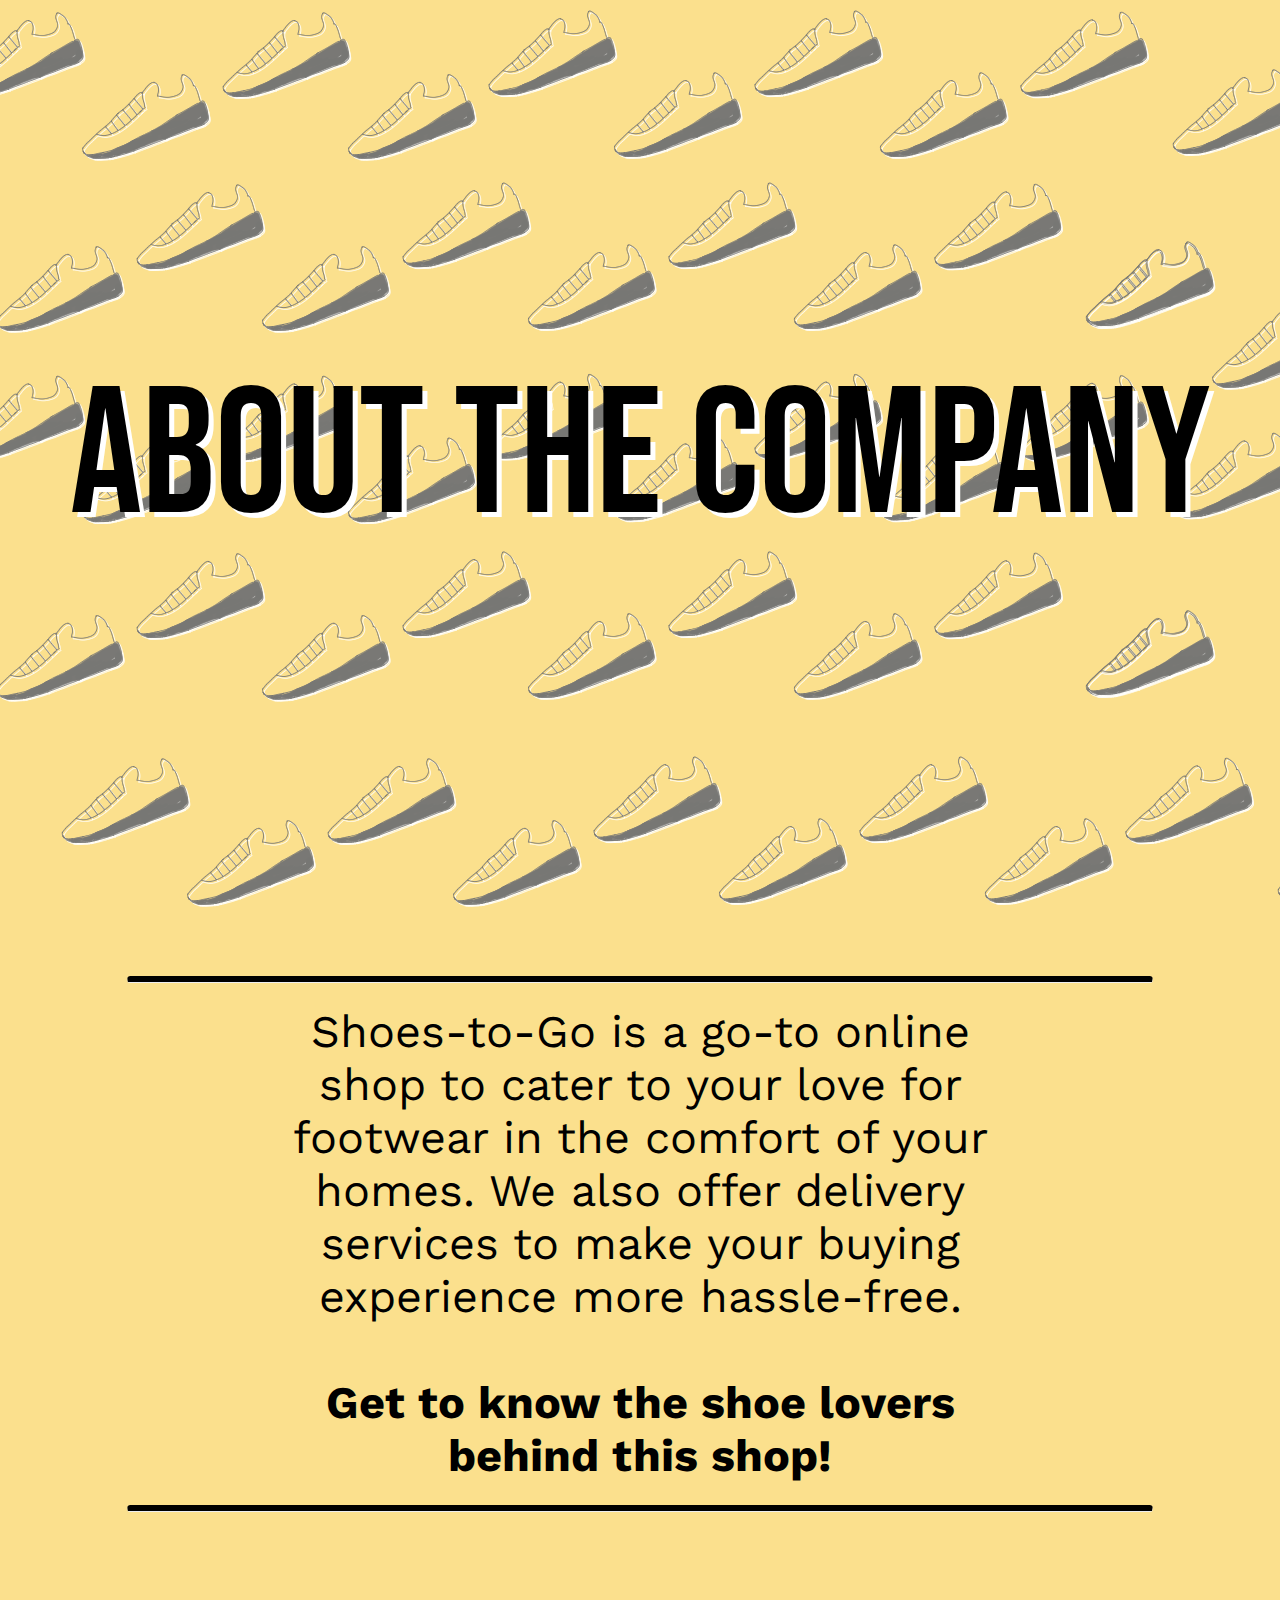
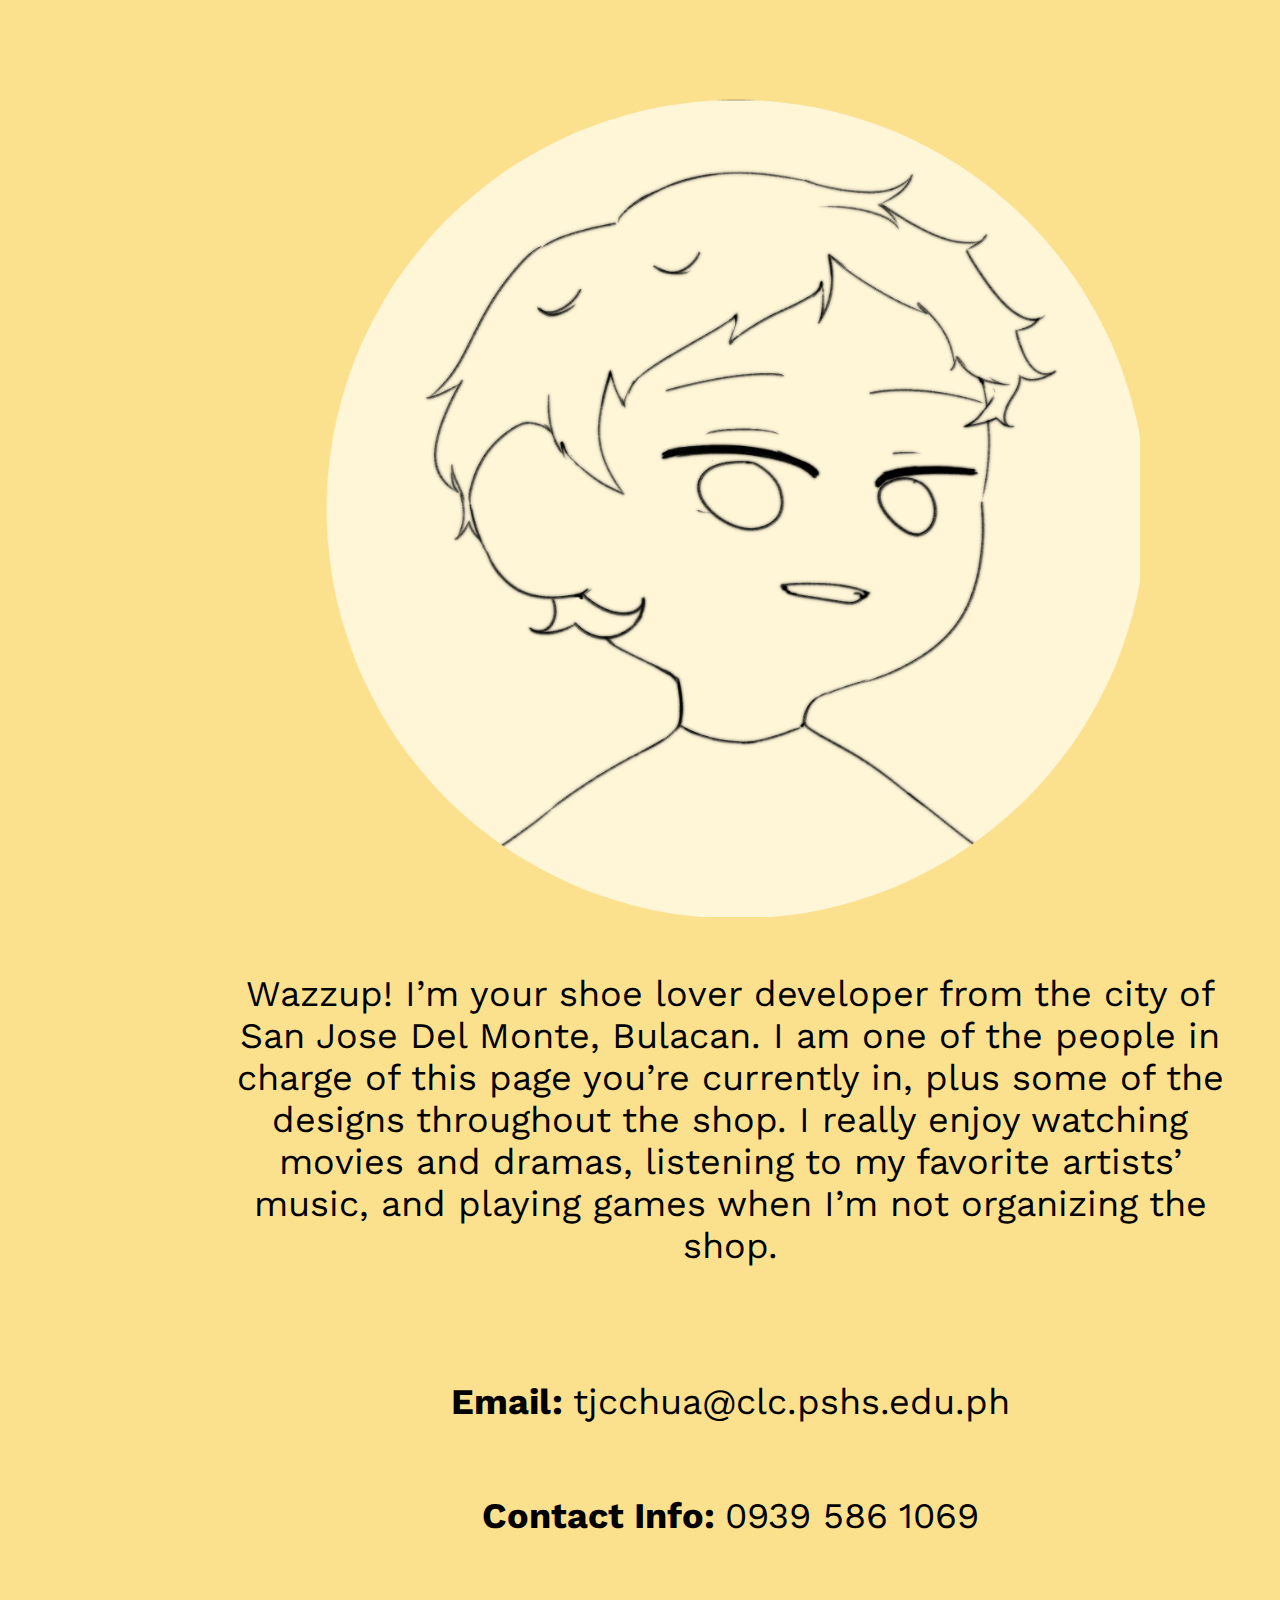
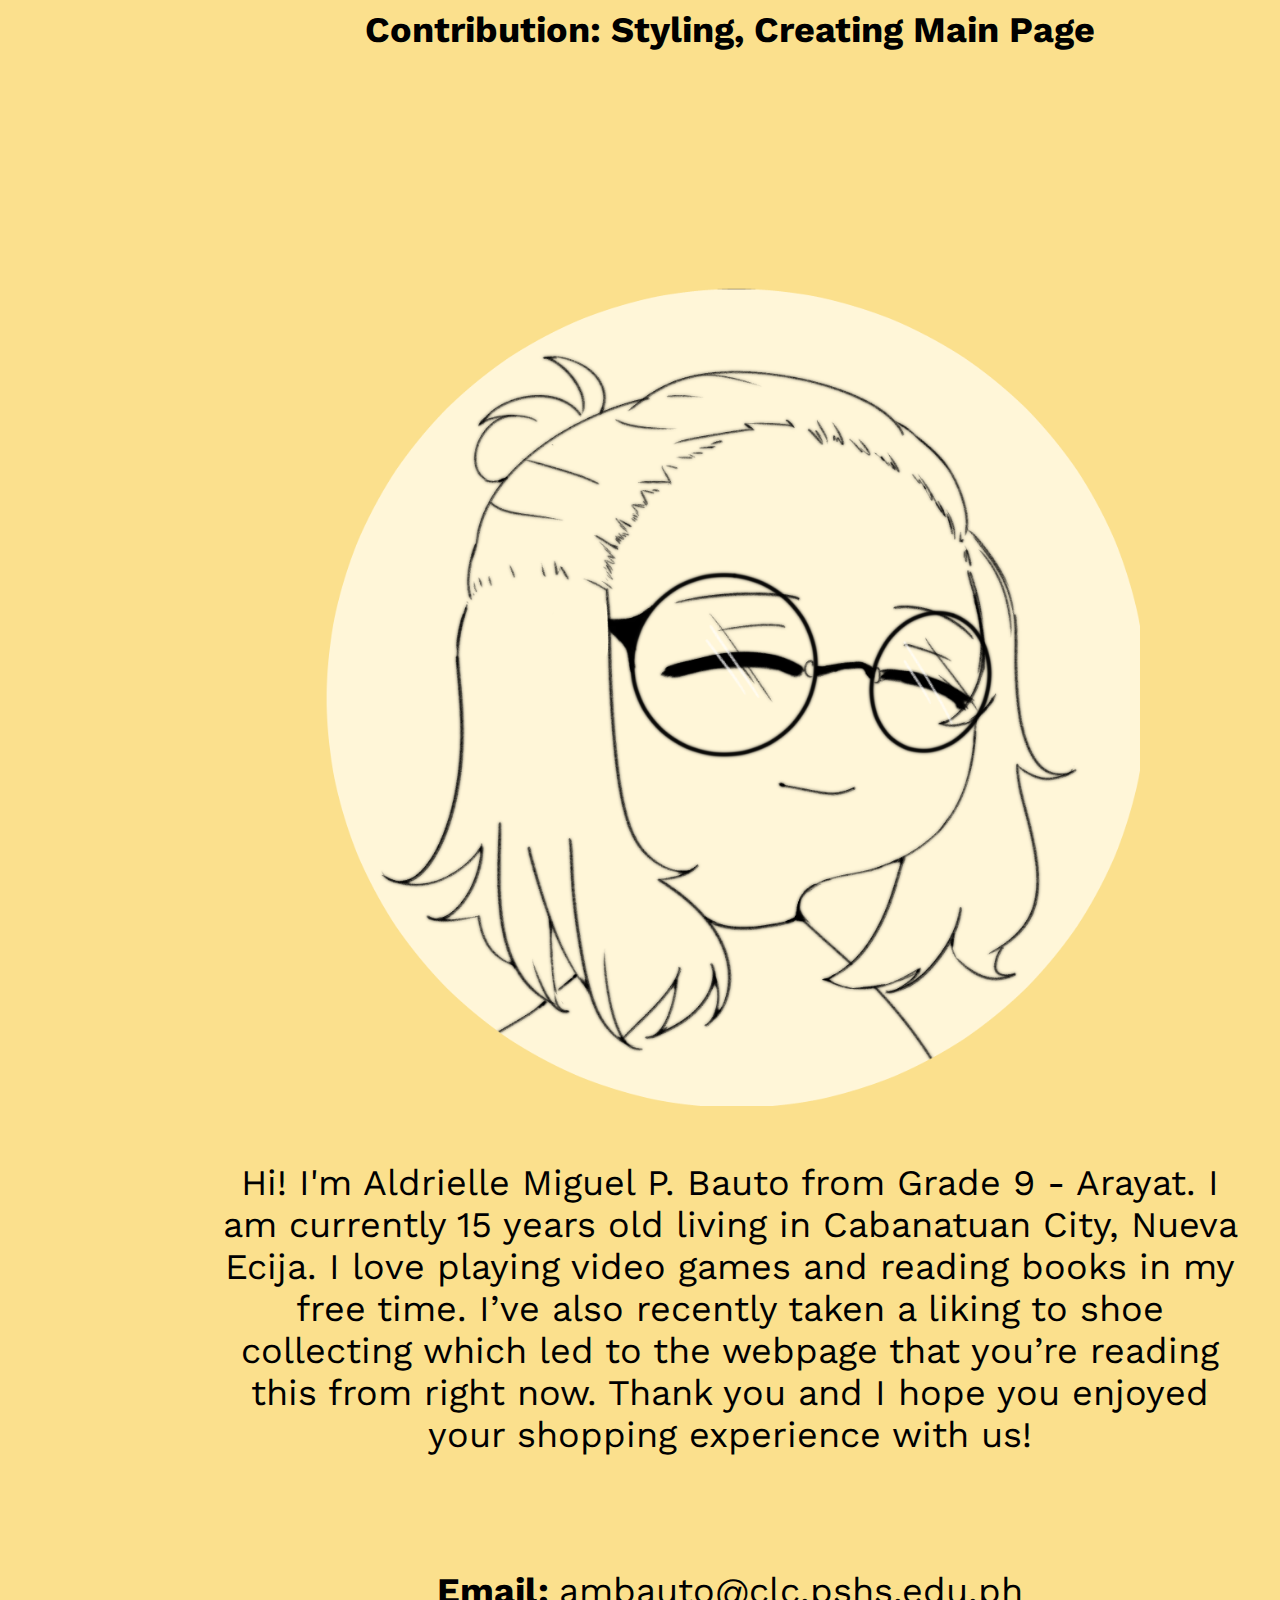
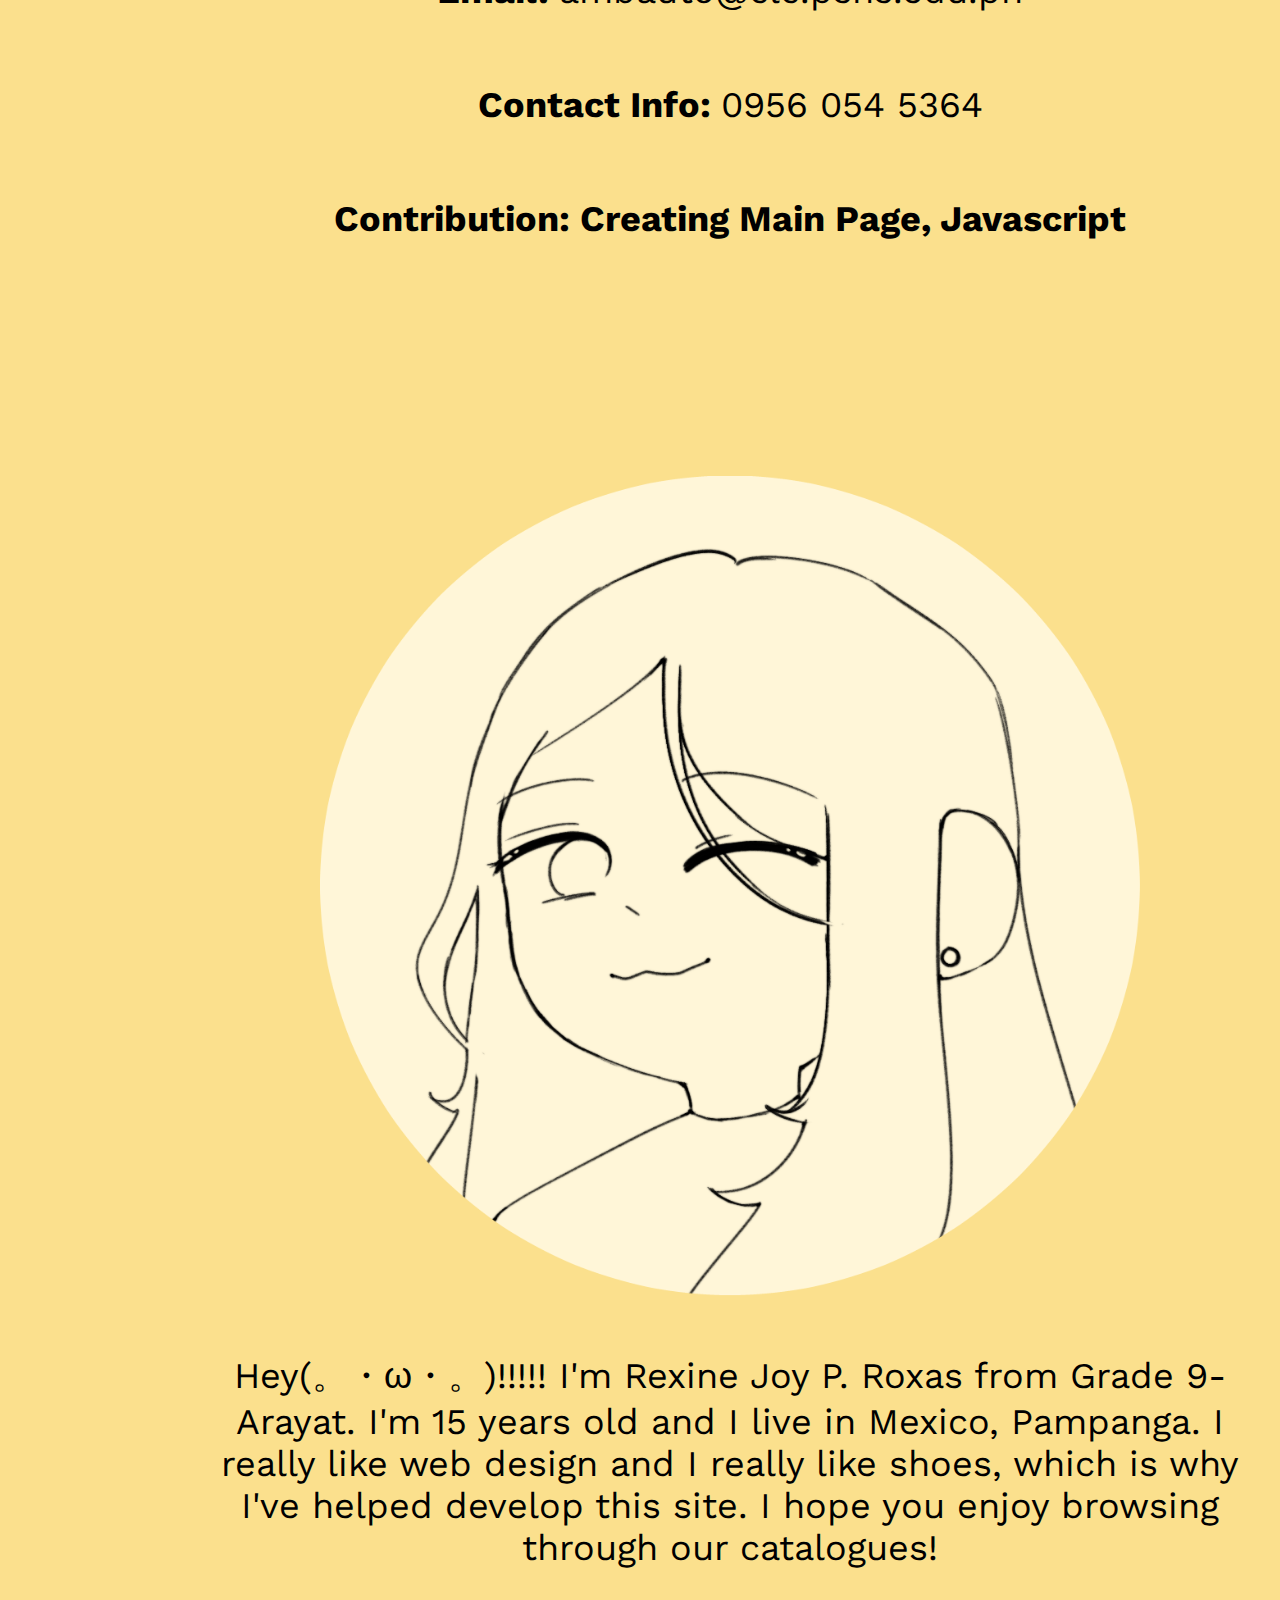
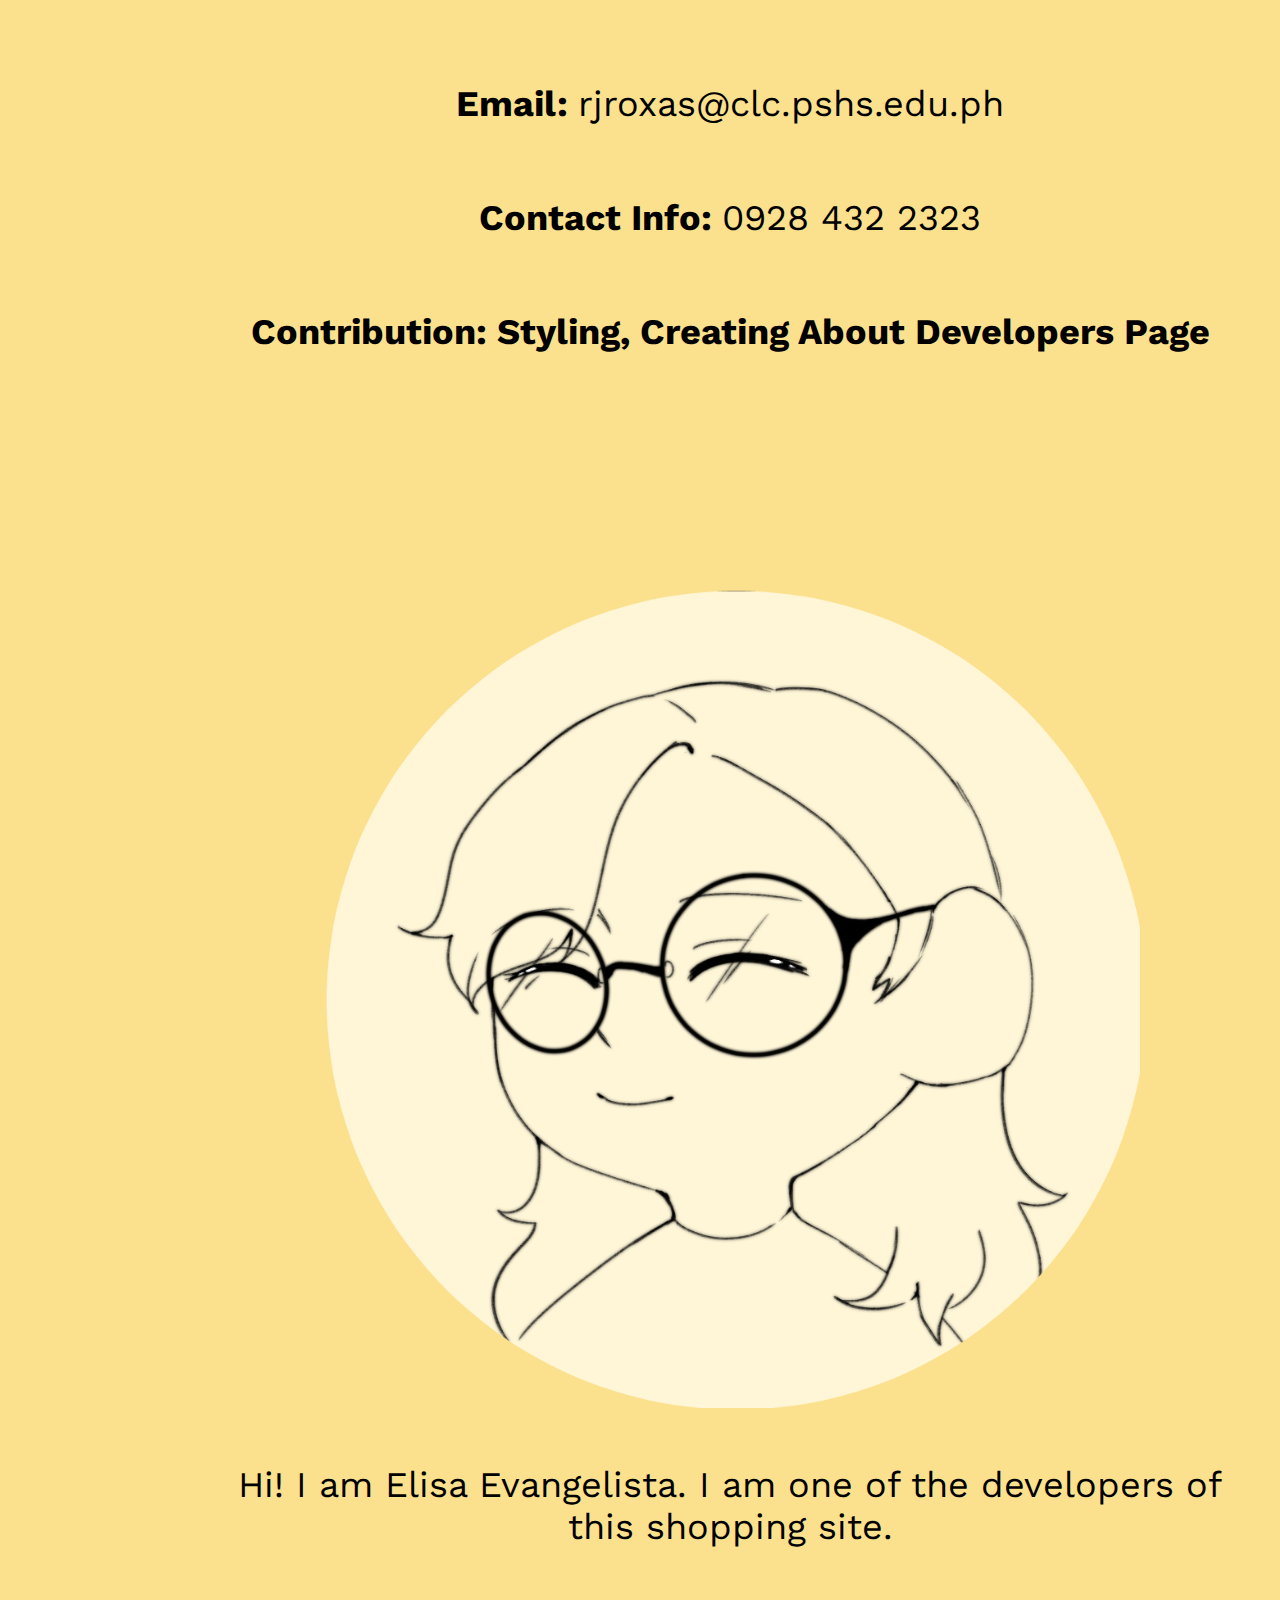
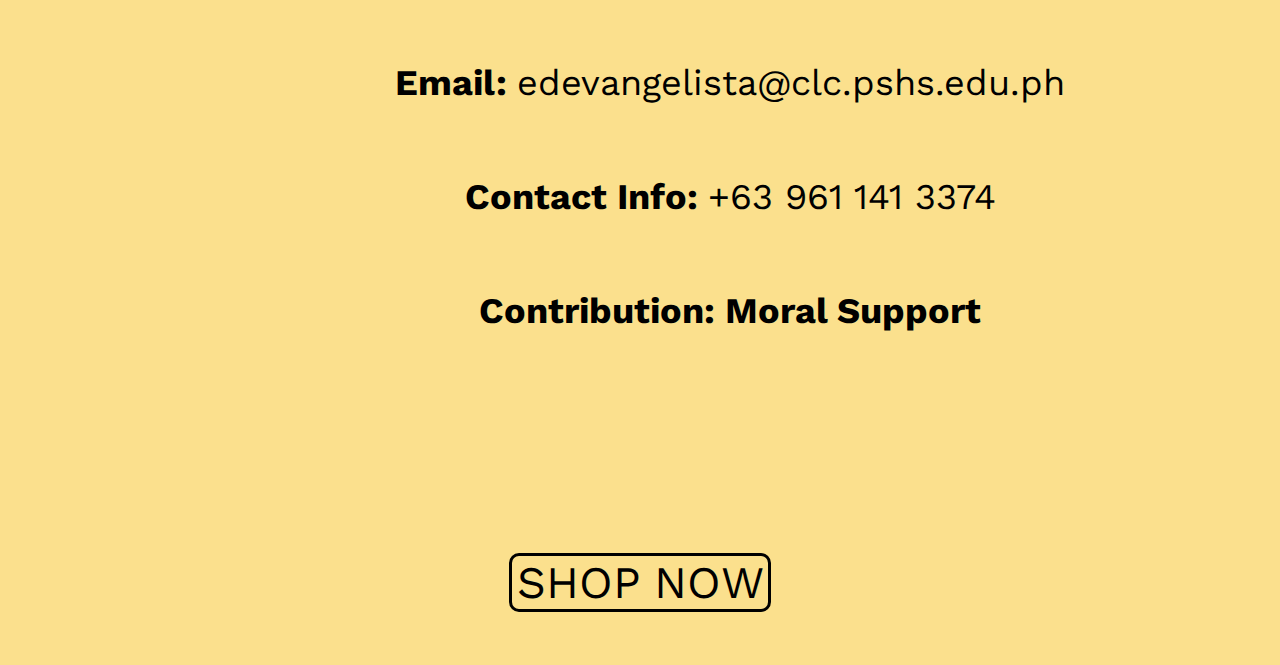
<file: aboutDev.html>
<!DOCTYPE html>
<html lang="en">
    <head>
        <title>About Developers</title>
        <meta charset="utf-8">
        <meta name="viewport" content="width=device-width, initial-scale=1, shrink-to-fit=no">
        <link rel="stylesheet" href="https://cdn.jsdelivr.net/npm/bootstrap@4.6.0/dist/css/bootstrap.min.css" integrity="sha384-B0vP5xmATw1+K9KRQjQERJvTumQW0nPEzvF6L/Z6nronJ3oUOFUFpCjEUQouq2+l" crossorigin="anonymous">
        <link rel="icon" href="icon.png" type="image/png" >
        <link rel="stylesheet" type="text/css" href="aboutDevcss.css">
        <link rel="preconnect" href="https://fonts.gstatic.com">
        <link href="https://fonts.googleapis.com/css2?family=Bebas+Neue&family=Work+Sans:wght@300&display=swap" rel="stylesheet">
        <script src="https://code.jquery.com/jquery-3.5.1.slim.min.js" integrity="sha384-DfXdz2htPH0lsSSs5nCTpuj/zy4C+OGpamoFVy38MVBnE+IbbVYUew+OrCXaRkfj" crossorigin="anonymous"></script>
        <script src="https://cdn.jsdelivr.net/npm/bootstrap@4.6.0/dist/js/bootstrap.bundle.min.js" integrity="sha384-Piv4xVNRyMGpqkS2by6br4gNJ7DXjqk09RmUpJ8jgGtD7zP9yug3goQfGII0yAns" crossorigin="anonymous"></script>
    </head>
    <body>
        <div class="title">
            ABOUT THE COMPANY
        </div>
        <div class="description">
            <hr>
            
            
            <div class="descriptionText">
            Shoes-to-Go is a go-to online shop to cater to your love for footwear in the comfort of your homes. We also offer delivery services to make your buying experience more hassle-free. 
                
            <br>
            <br>
            <b>Get to know the shoe lovers behind this shop!</b>
            </div>
            <hr>
        </div>
        <div class="members">
            <div class="member">
                
            <img src="TJ.png" alt="TJ">
            <p>Wazzup! I’m your shoe lover developer from the city of San Jose Del Monte, Bulacan. I am one of the people in charge of this page you’re currently in, plus some of the designs throughout the shop. I really enjoy watching movies and dramas, listening to my favorite artists’ music, and playing games when I’m not organizing the shop.</p>
            <br>
            <p><b>Email: </b>tjcchua@clc.pshs.edu.ph</p>
            <p><b>Contact Info: </b>0939 586 1069</p>
            <p><b>Contribution: Styling, Creating Main Page</b></p>
                
            </div>
            
            <div class="member">
                
            <img src="aldrielle.png" alt="Aldrielle">
            <p>Hi! I'm Aldrielle Miguel P. Bauto from Grade 9 - Arayat. I am currently 15 years old living in Cabanatuan City, Nueva Ecija. I love playing video games and reading books in my free time. I’ve also recently taken a liking to shoe collecting which led to the webpage that you’re reading this from right now. Thank you and I hope you enjoyed your shopping experience with us!</p>
            <br>
            <p><b>Email: </b>ambauto@clc.pshs.edu.ph</p>
            <p><b>Contact Info: </b>0956 054 5364</p>
            <p><b>Contribution: Creating Main Page, Javascript</b></p>
                
            </div>
            
            <div class="member">
                
            <img src="rexine.png" alt="Rexine">
            <p>Hey(。・ω・。)!!!!! I'm Rexine Joy P. Roxas from Grade 9-Arayat. I'm 15 years old and I live in Mexico, Pampanga. I really like web design and I really like shoes, which is why I've helped develop this site. I hope you enjoy browsing through our catalogues! </p>
            <br>
            <p><b>Email: </b>rjroxas@clc.pshs.edu.ph</p>
            <p><b>Contact Info: </b>0928 432 2323</p>
            <p><b>Contribution: Styling, Creating About Developers Page</b></p>
                
            </div>
            
            <div class="member">
                
            <img src="elisa.png" alt="Elisa">
            <p>Hi! I am Elisa Evangelista. I am one of the developers of this shopping site.</p>
            <br>
            <p><b>Email: </b>edevangelista@clc.pshs.edu.ph</p>
            <p><b>Contact Info: </b>+63 961 141 3374</p>
            <p><b>Contribution: Moral Support</b></p>
                
            </div>
            
        </div>
        
        <a href="index.html">SHOP NOW</a>
    </body>
</html>
</file>
<file: aboutDevcss.css>
body {
    display: flex;
    flex-direction: column;
    justify-content: center;
    align-items: center;
    background-color: rgb(251,224,141);
}

.title {
    width: 100vw;
    height: 100vh;
    display: flex;
    flex-direction: column;
    justify-content: center;
    align-items: center;
    background-image: url(background.png);
    font-family: 'Bebas Neue', cursive;
    color: black;
    text-shadow: 5px 5px white;
    font-size: 30vh;
    text-align: center;
    flex-wrap: wrap;
}

.description {
    width: 100vw;
    height: 60vh;
    display: flex;
    flex-direction: column;
    justify-content: space-around;
    align-items: center;
    font-size: 5vmin;
    font-family: 'Work Sans', sans-serif;
    margin: 5vmin;

}

.descriptionText {
    width: 60vw;
    display: flex;
    flex-direction: column;
    justify-content: center;
    align-items: center;
    flex-wrap: wrap;
    text-align: center;
}
hr {
    border-top: 2px solid black;
    border-radius: 5px;
    width: 80vw;
}

.members {
    width: 100vw;
    height: 100vh;
    display: flex;
    flex-direction: row;
    justify-content: space-around;
    align-items: flex-start;
}

.member {
    width: 22vw;
    height: auto;
    display: flex;
    flex-direction: column;
    justify-content: center;
    align-items: center;
    font-family: 'Work Sans', sans-serif;
    text-align: center;
}

img {
    width:80%;
    margin: 20px;
}

a {
    border-style: solid;
    border-color: black;
    border-width: 3px;
    border-radius: 10px;
    width: 20vw;
    height: auto;
    display: flex;
    justify-content: center;
    align-items: center;
    font-size: 5vmin;
    font-family: 'Work Sans', sans-serif;
    margin: 5vmin;
    background-color: rgb(251,224,141);
    text-align: center;
    color: black;
    text-decoration: none;
}

a:hover {
    background-color: black;
    color: rgb(251,224,141);
    text-decoration: none;
}

@media screen and (max-width: 1440px) {
  .title {
    font-size: 20vmin;
  }
    hr {
        border-top: 6px solid black;
        border-radius: 5px;
    }
    .members {
        margin: 50px;
        width: 80vw;
        height: auto;
        flex-direction: column;
        font-size: 4vmin;
        
    }
    .member {
        width:100%;
        padding: 10vmin;
    }
    
    button {
        width: 50vw;
    }
}
</file>
